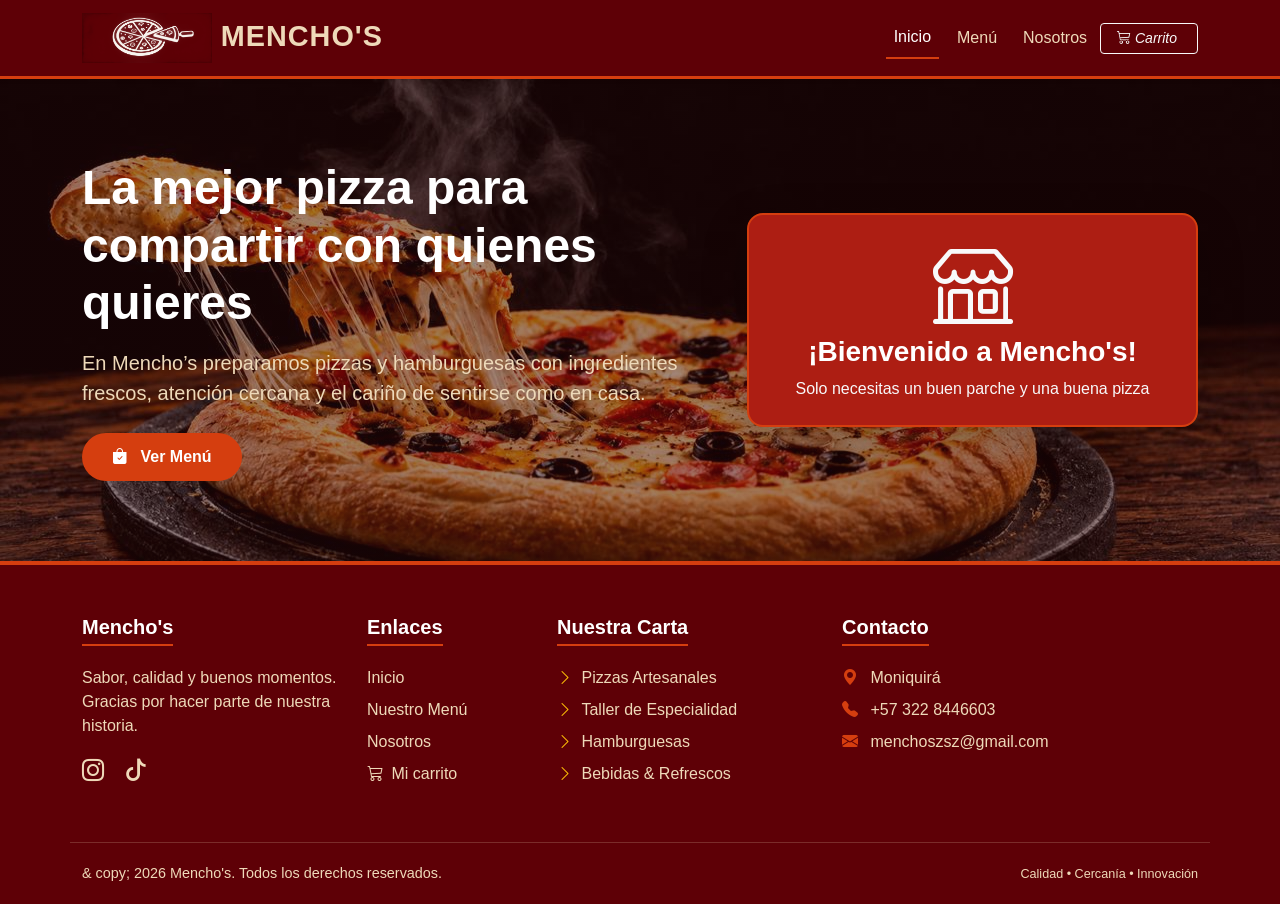
<file: index.html>
<!DOCTYPE html>
<html lang="es">
<head>
    <meta charset="UTF-8">
    <meta name="viewport" content="width=device-width, initial-scale=1.0">
    <title>Mencho's - Pizzas & Hamburguesas</title>
    <link href="https://cdn.jsdelivr.net/npm/bootstrap@5.3.0/dist/css/bootstrap.min.css" rel="stylesheet">
    <link rel="stylesheet" href="https://cdn.jsdelivr.net/npm/bootstrap-icons@1.10.5/font/bootstrap-icons.css">
    <link rel="stylesheet" href="css/style.css">

   
</head>
<body>

    <nav class="navbar navbar-expand-lg navbar-dark navbar-menchos sticky-top shadow-sm">
        <div class="container">
            <a class="navbar-brand" href="#">
              <img src="css/png logo.png" sizes="width 50" height="50"> </i>MENCHO'S
            </a>
            <button class="navbar-toggler" type="button" data-bs-toggle="collapse" data-bs-target="#navbarNav" aria-controls="navbarNav" aria-expanded="false" aria-label="Toggle navigation">
                <span class="navbar-toggler-icon"></span>
            </button>
            <div class="collapse navbar-collapse" id="navbarNav">
                <ul class="navbar-nav ms-auto align-items-center">
                    <li class="nav-item">
                        <a class="nav-link active" aria-current="page" href="#">Inicio</a>
                    </li>
                    <li class="nav-item">
                        <a class="nav-link" href="menu.html">Menú</a>
                    </li>
                    <li class="nav-item">
                        <a class="nav-link" href="nosotros.html">Nosotros</a>
                    </li>
                     <a
                        href="carrito.html"
                        class="btn btn-outline-light btn-sm px-3 position-relative">

                        <i class="bi bi-cart3 me-1"> Carrito</i>

    
                        </a>
                </ul>
            </div>
        </div>
    </nav>

    <section class="hero-section">
        <div class="container">
            <div class="row align-items-center gy-4">
                <div class="col-lg-7">
                   
                    <h1 class="hero-title mb-3">La mejor pizza para compartir con quienes quieres</h1>
                    <p class="hero-subtitle">
                        En Mencho’s preparamos pizzas y hamburguesas con ingredientes frescos, atención cercana y el cariño de sentirse como en casa.
                    </p>
                    <div class="d-flex flex-wrap gap-3">
                        <a href="menu.html" class="btn btn-menchos-primary">
                            <i class="bi bi-bag-check-fill me-2"> </i>Ver Menú
                        </a>
                        
                    </div>
                </div>
                <div class="col-lg-5 text-center">
                    <div class="p-4 rounded-4 shadow-lg" style="background-color: var(--color-rojo-intenso); border: 2px solid var(--color-naranja-rojizo);">
                        <i class="bi bi-shop display-1 text-light mb-3"></i>
                        <h3 class="text-white fw-bold">¡Bienvenido a Mencho's!</h3>
                        <p class="text-light mb-0">Solo necesitas un buen parche y una buena pizza
                        </p>
                    </div>
                </div>
            </div>
        </div>
    </section>

    
<footer class="footer-menchos">

        <div class="container">

            <div class="row g-4 align-items-start">


                <!-- INFORMACIÓN -->

                <div class="col-lg-3 col-md-6">

                    <h5>
                        Mencho's
                    </h5>


                    <p>

                        Sabor, calidad y buenos momentos.
                        Gracias por hacer parte de nuestra historia.

                    </p>


                    <div class="mt-3">


                       
                    
                    <a
                        href="https://www.instagram.com/menchoszsz/"
                        class="social-icon">
                        <i class="bi bi-instagram"></i>
                    </a>


 <a href="https://www.tiktok.com/@menchoszsz" class="social-icon">

                            <i class="bi bi-tiktok"></i>
</a>
                </div>

            </div>

            <!-- ENLACES -->

            <div class="col-lg-2 col-md-6">


                <h5>

                    Enlaces

                </h5>


                <ul class="list-unstyled">


                    <li class="mb-2">

                        <a href="index.html">

                            Inicio

                        </a>

                    </li>


                    <li class="mb-2">

                        <a href="menu.html">

                            Nuestro Menú

                        </a>

                    </li>


                    <li class="mb-2">

                        <a href="index.html#nosotros">

                            Nosotros

                        </a>

                    </li>


                    


                    <li class="mb-2">

                        <a href="carrito.html">

                            <i class="bi bi-cart3 me-1"></i>

                            Mi carrito

                        </a>

                    </li>

                </ul>

            </div>


            <!-- CARTA -->

            <div class="col-lg-3 col-md-6">


                <h5>

                    Nuestra Carta

                </h5>


                <ul class="list-unstyled">


                    <li class="mb-2">

                        <i
                            class="bi bi-chevron-right text-warning me-1">
                        </i>

                        <a href="menu.html#pizzas">Pizzas Artesanales</a>

                    </li>


                    <li class="mb-2">

                        <i
                            class="bi bi-chevron-right text-warning me-1">
                        </i>

                        <a href="menu.html#especialidades">Taller de Especialidad</a>

                    </li>


                    <li class="mb-2">

                        <i
                            class="bi bi-chevron-right text-warning me-1">
                        </i>

                        <a href="menu.html#hamburguesas">Hamburguesas</a>

                    </li>


                    <li class="mb-2">

                        <i
                            class="bi bi-chevron-right text-warning me-1">
                        </i>

                        <a href="menu.html#bebidas">Bebidas & Refrescos</a>

                    </li>

                </ul>

            </div>


            <!-- CONTACTO -->

            <div class="col-lg-4 col-md-6">


                <h5>

                    Contacto

                </h5>


                <p class="mb-2">

                    <i
                        class="bi bi-geo-alt-fill me-2"
                        style="color: var(--color-naranja-rojizo);">
                    </i>

                    Moniquirá

                </p>


                <p class="mb-2">

                    <i
                        class="bi bi-telephone-fill me-2"
                        style="color: var(--color-naranja-rojizo);">
                    </i>

                    +57 322 8446603

                </p>


                <p class="mb-0">

                    <i
                        class="bi bi-envelope-fill me-2"
                        style="color: var(--color-naranja-rojizo);">
                    </i>

                    menchoszsz@gmail.com

                </p>

            </div>

        </div>

           

                        </li>
            <div class="row footer-bottom text-center text-md-between align-items-center">
                <div class="col-md-6 text-md-start mb-2 mb-md-0">
                    <p class="mb-0"> & copy; 2026 Mencho's. Todos los derechos reservados.</p>
                </div>
                <div class="col-md-6 text-md-end">
                    <span class="small">Calidad • Cercanía • Innovación</span>
                </div>
            </div>
        </div>
    </footer>

    <script src="https://cdn.jsdelivr.net/npm/bootstrap@5.3.0/dist/js/bootstrap.bundle.min.js"></script>
</body>
</html>
</file>
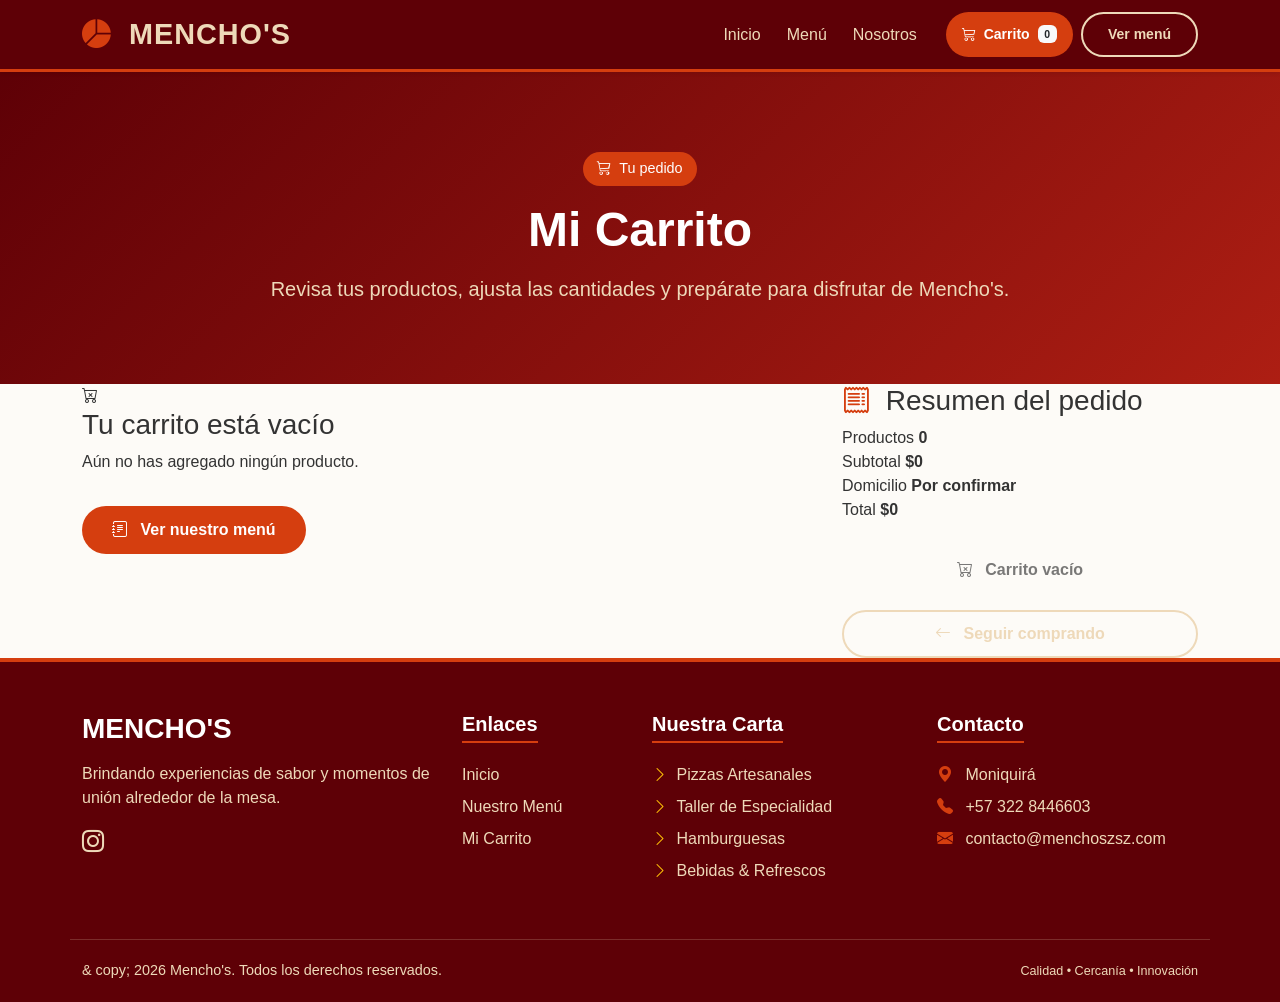
<file: carrito.html>
<!DOCTYPE html>
<html lang="es">

<head>

    <meta charset="UTF-8">

    <meta name="viewport"
          content="width=device-width, initial-scale=1.0">

    <title>Mencho's - Mi Carrito</title>

    <!-- =========================================================
         BOOTSTRAP
    ========================================================== -->

    <link
        href="https://cdn.jsdelivr.net/npm/bootstrap@5.3.0/dist/css/bootstrap.min.css"
        rel="stylesheet">


    <!-- =========================================================
         BOOTSTRAP ICONS
    ========================================================== -->

    <link
        rel="stylesheet"
        href="https://cdn.jsdelivr.net/npm/bootstrap-icons@1.10.5/font/bootstrap-icons.css">


    <!-- =========================================================
         FUENTES
    ========================================================== -->

    <link rel="preconnect"
          href="https://fonts.googleapis.com">

    <link
        href="https://fonts.googleapis.com/css2?family=Baloo+2:wght@500;700;800&family=Mulish:wght@400;600;700&display=swap"
        rel="stylesheet">


    <!-- =========================================================
         CSS DEL CARRITO
    ========================================================== -->

    <link rel="stylesheet"
          href="carrito.css">

</head>


<body>


<!-- =========================================================
     NAVBAR
========================================================= -->

<nav class="navbar navbar-expand-lg navbar-dark navbar-menchos sticky-top shadow-sm">

    <div class="container">


        <!-- LOGO -->

        <a class="navbar-brand"
           href="index.html">

            <i
                class="bi bi-pie-chart-fill me-2"
                style="color: var(--color-naranja-rojizo);">
            </i>

            MENCHO'S

        </a>


        <!-- BOTÓN MOBILE -->

        <button
            class="navbar-toggler"
            type="button"
            data-bs-toggle="collapse"
            data-bs-target="#navbarNav"
            aria-controls="navbarNav"
            aria-expanded="false"
            aria-label="Abrir menú">

            <span class="navbar-toggler-icon"></span>

        </button>


        <!-- NAV -->

        <div
            class="collapse navbar-collapse"
            id="navbarNav">


            <ul class="navbar-nav ms-auto align-items-center">


                <!-- INICIO -->

                <li class="nav-item">

                    <a
                        class="nav-link"
                        href="index.html">

                        Inicio

                    </a>

                </li>


                <!-- MENÚ -->

                <li class="nav-item">

                    <a
                        class="nav-link"
                        href="menu.html">

                        Menú

                    </a>

                </li>


                <!-- NOSOTROS -->

                <li class="nav-item">

                    <a
                        class="nav-link"
                        href="index.html#nosotros">

                        Nosotros

                    </a>

                </li>

                </li>


                <!-- =================================================
                     CARRITO
                ================================================== -->

                <li class="nav-item ms-lg-3 mt-2 mt-lg-0">

                    <a
                        href="carrito.html"
                        class="btn btn-menchos-primary btn-sm px-3 position-relative">

                        <i class="bi bi-cart3 me-1"></i>

                        Carrito


                        <span
                            id="cart-count"
                            class="badge bg-light text-dark ms-1">

                            0

                        </span>

                    </a>

                </li>


                <!-- VER MENÚ -->

                <li class="nav-item ms-lg-2 mt-2 mt-lg-0">

                    <a
                        class="btn btn-menchos-outline btn-sm"
                        href="menu.html">

                        Ver menú

                    </a>

                </li>

            </ul>

        </div>

    </div>

</nav>


<!-- =========================================================
     HERO CARRITO
========================================================= -->

<section class="hero-section">

    <div class="container text-center">


        <span class="badge-custom">

            <i class="bi bi-cart3 me-1"></i>

            Tu pedido

        </span>


        <h1 class="hero-title mb-3">

            Mi Carrito

        </h1>


        <p class="hero-subtitle mx-auto mb-0">

            Revisa tus productos, ajusta las cantidades
            y prepárate para disfrutar de Mencho's.

        </p>

    </div>

</section>


<!-- =========================================================
     CARRITO
========================================================= -->

<section class="cart-section">

    <div class="container">

        <div class="row g-4">


            <!-- =================================================
                 PRODUCTOS
            ================================================== -->

            <div class="col-lg-8">


                <!-- CONTENEDOR DE PRODUCTOS -->

                <div id="cart-items">

                    <!--
                        JavaScript generará aquí
                        los productos del carrito.
                    -->

                </div>


                <!-- =================================================
                     CARRITO VACÍO
                ================================================== -->

                <div
                    id="empty-cart"
                    class="empty-cart d-none">


                    <i class="bi bi-cart-x"></i>


                    <h3>

                        Tu carrito está vacío

                    </h3>


                    <p>

                        Aún no has agregado ningún producto.

                    </p>


                    <a
                        href="menu.html"
                        class="btn btn-menchos-primary mt-3">

                        <i class="bi bi-journal-text me-2"></i>

                        Ver nuestro menú

                    </a>

                </div>

            </div>


            <!-- =================================================
                 RESUMEN DEL PEDIDO
            ================================================== -->

            <div class="col-lg-4">


                <div class="summary-card">


                    <!-- TÍTULO -->

                    <h3 class="summary-title">

                        <i
                            class="bi bi-receipt me-2"
                            style="color: var(--color-naranja-rojizo);">
                        </i>

                        Resumen del pedido

                    </h3>


                    <!-- PRODUCTOS -->

                    <div class="summary-row">

                        <span>

                            Productos

                        </span>


                        <strong id="summary-items">

                            0

                        </strong>

                    </div>


                    <!-- SUBTOTAL -->

                    <div class="summary-row">

                        <span>

                            Subtotal

                        </span>


                        <strong id="summary-subtotal">

                            $0

                        </strong>

                    </div>


                    <!-- DOMICILIO -->

                    <div class="summary-row">

                        <span>

                            Domicilio

                        </span>


                        <strong>

                            Por confirmar

                        </strong>

                    </div>


                    <!-- TOTAL -->

                    <div class="summary-row summary-total">

                        <span>

                            Total

                        </span>


                        <strong id="summary-total">

                            $0

                        </strong>

                    </div>


                    <!-- =================================================
                         WHATSAPP
                    ================================================== -->

                    <button
                        id="whatsapp-btn"
                        type="button"
                        class="btn btn-menchos-primary w-100 mt-4"
                        onclick="realizarPedido()">

                        <i class="bi bi-whatsapp me-2"></i>

                        Pedir por WhatsApp

                    </button>


                    <!-- =================================================
                         SEGUIR COMPRANDO
                    ================================================== -->

                    <a
                        href="menu.html"
                        class="btn btn-menchos-outline w-100 mt-3">

                        <i class="bi bi-arrow-left me-2"></i>

                        Seguir comprando

                    </a>

                </div>

            </div>

        </div>

    </div>

</section>


<!-- =========================================================
     FOOTER
========================================================= -->

<footer class="footer-menchos">

    <div class="container">


        <div class="row gy-4">


            <!-- =================================================
                 INFORMACIÓN
            ================================================== -->

            <div class="col-lg-4 col-md-6">


                <h3 class="text-white fw-bold mb-3">

                    MENCHO'S

                </h3>


                <p>

                    Brindando experiencias de sabor
                    y momentos de unión alrededor
                    de la mesa.

                </p>


                <div class="d-flex mt-3">


   


                    <a
                        href="#"
                        class="social-icon">

                        <i class="bi bi-instagram"></i>

                    </a>




                    </a>

                </div>

            </div>


            <!-- =================================================
                 ENLACES
            ================================================== -->

            <div class="col-lg-2 col-md-6">


                <h5>

                    Enlaces

                </h5>


                <ul class="list-unstyled">


                    <li class="mb-2">

                        <a href="index.html">

                            Inicio

                        </a>

                    </li>


                    <li class="mb-2">

                        <a href="menu.html">

                            Nuestro Menú

                        </a>

                    </li>


                    <li class="mb-2">

                        <a href="carrito.html">

                            Mi Carrito

                        </a>

                    </li>


           
                        </a>

                    </li>

                </ul>

            </div>


            <!-- =================================================
                 CARTA
            ================================================== -->

            <div class="col-lg-3 col-md-6">


                <h5>

                    Nuestra Carta

                </h5>


                <ul class="list-unstyled">


                    <li class="mb-2">

                        <i
                            class="bi bi-chevron-right text-warning me-1">
                        </i>

                        Pizzas Artesanales

                    </li>


                    <li class="mb-2">

                        <i
                            class="bi bi-chevron-right text-warning me-1">
                        </i>

                        Taller de Especialidad

                    </li>


                    <li class="mb-2">

                        <i
                            class="bi bi-chevron-right text-warning me-1">
                        </i>

                        Hamburguesas

                    </li>


                    <li class="mb-2">

                        <i
                            class="bi bi-chevron-right text-warning me-1">
                        </i>

                        Bebidas & Refrescos

                    </li>

                </ul>

            </div>


            <!-- =================================================
                 CONTACTO
            ================================================== -->

            <div class="col-lg-3 col-md-6">


                <h5>

                    Contacto

                </h5>


                <p class="mb-2">

                    <i
                        class="bi bi-geo-alt-fill me-2"
                        style="color: var(--color-naranja-rojizo);">
                    </i>

                    Moniquirá

                </p>


                <p class="mb-2">

                    <i
                        class="bi bi-telephone-fill me-2"
                        style="color: var(--color-naranja-rojizo);">
                    </i>

                    +57 322 8446603

                </p>


                <p class="mb-0">

                    <i
                        class="bi bi-envelope-fill me-2"
                        style="color: var(--color-naranja-rojizo);">
                    </i>

                    contacto@menchoszsz.com

                </p>

            </div>

        </div>


        <!-- =================================================
             FOOTER BOTTOM
        ================================================== -->

        <div
            class="row footer-bottom
                   text-center text-md-between
                   align-items-center">


            <div
                class="col-md-6
                       text-md-start
                       mb-2 mb-md-0">


                <p class="mb-0">

                    & copy; 2026 Mencho's.
                    Todos los derechos reservados.

                </p>

            </div>


            <div
                class="col-md-6
                       text-md-end">


                <span class="small">

                    Calidad • Cercanía • Innovación

                </span>

            </div>

        </div>

    </div>

</footer>


<!-- =========================================================
     BOOTSTRAP JAVASCRIPT
========================================================= -->

<script
    src="https://cdn.jsdelivr.net/npm/bootstrap@5.3.0/dist/js/bootstrap.bundle.min.js">
</script>


<!-- =========================================================
     SISTEMA DEL CARRITO
========================================================= -->

<script
    src="carrito.js">
</script>


</body>

</html>
</file>
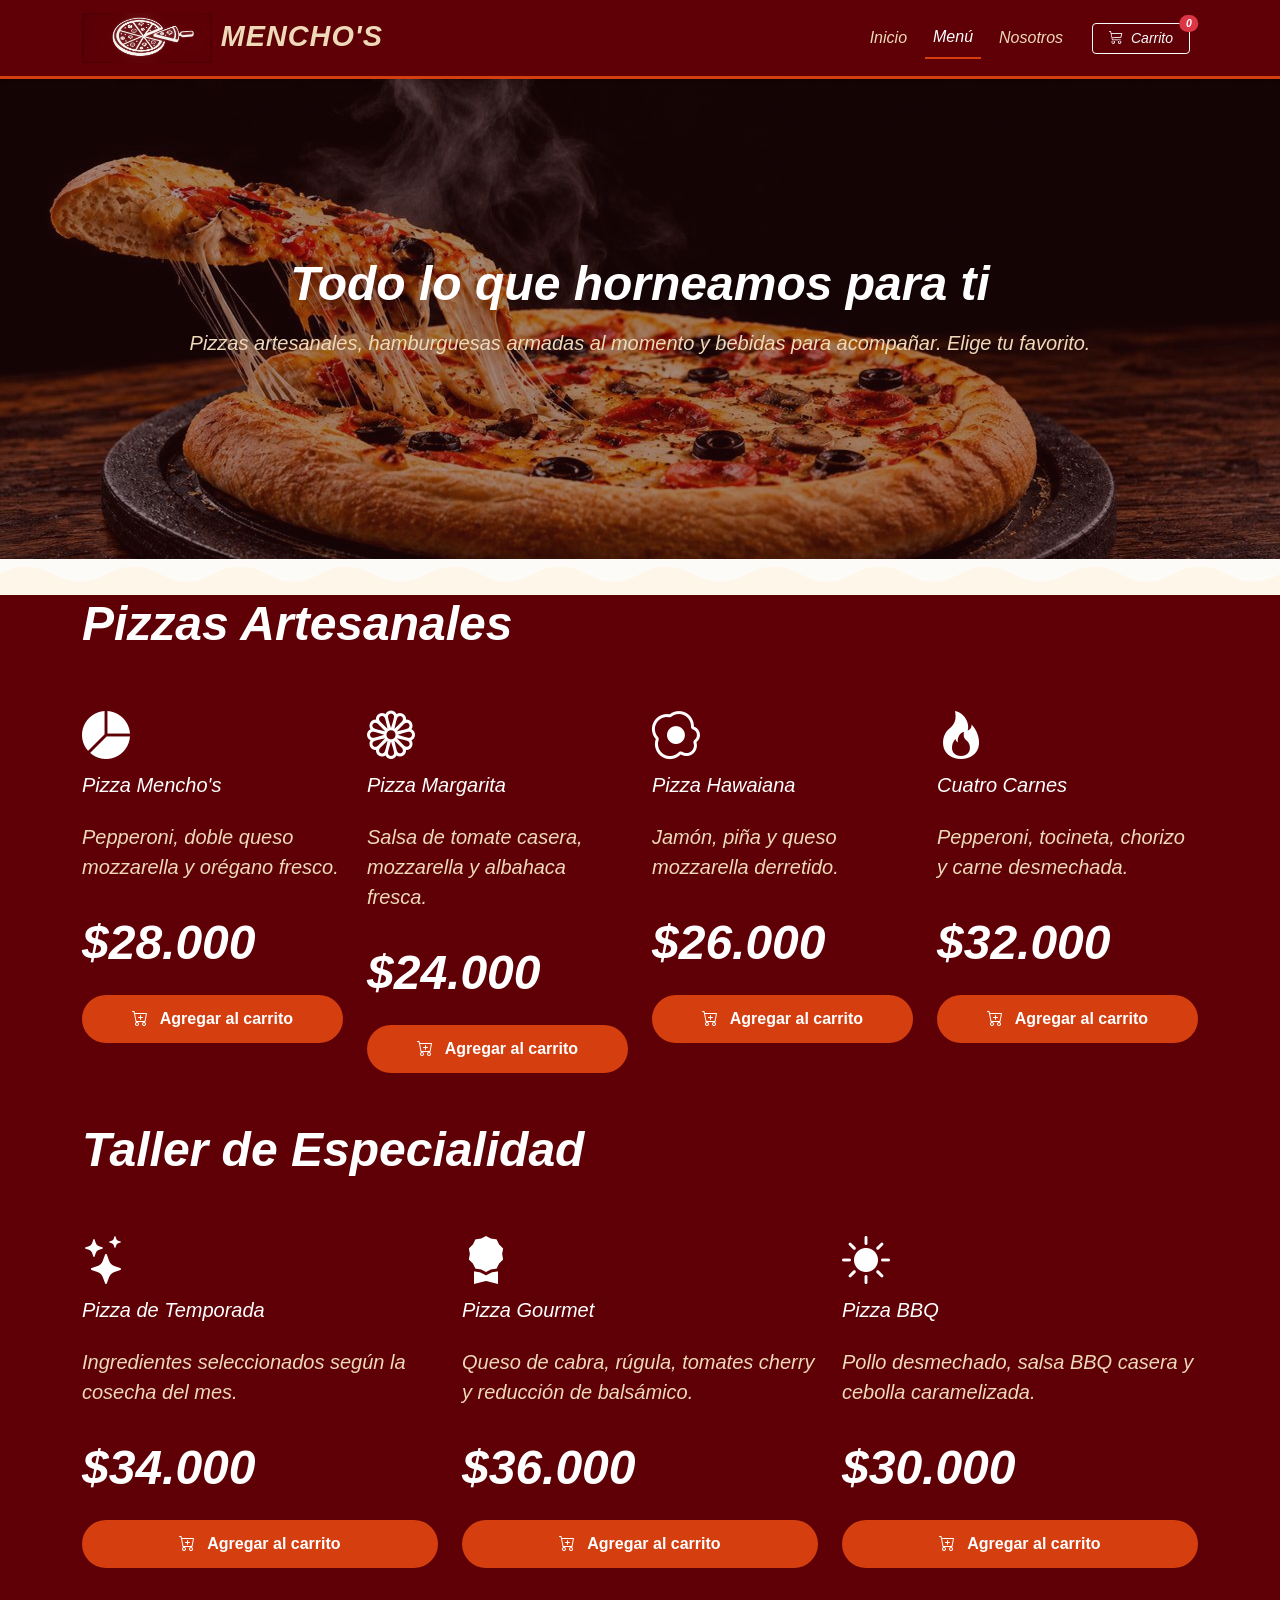
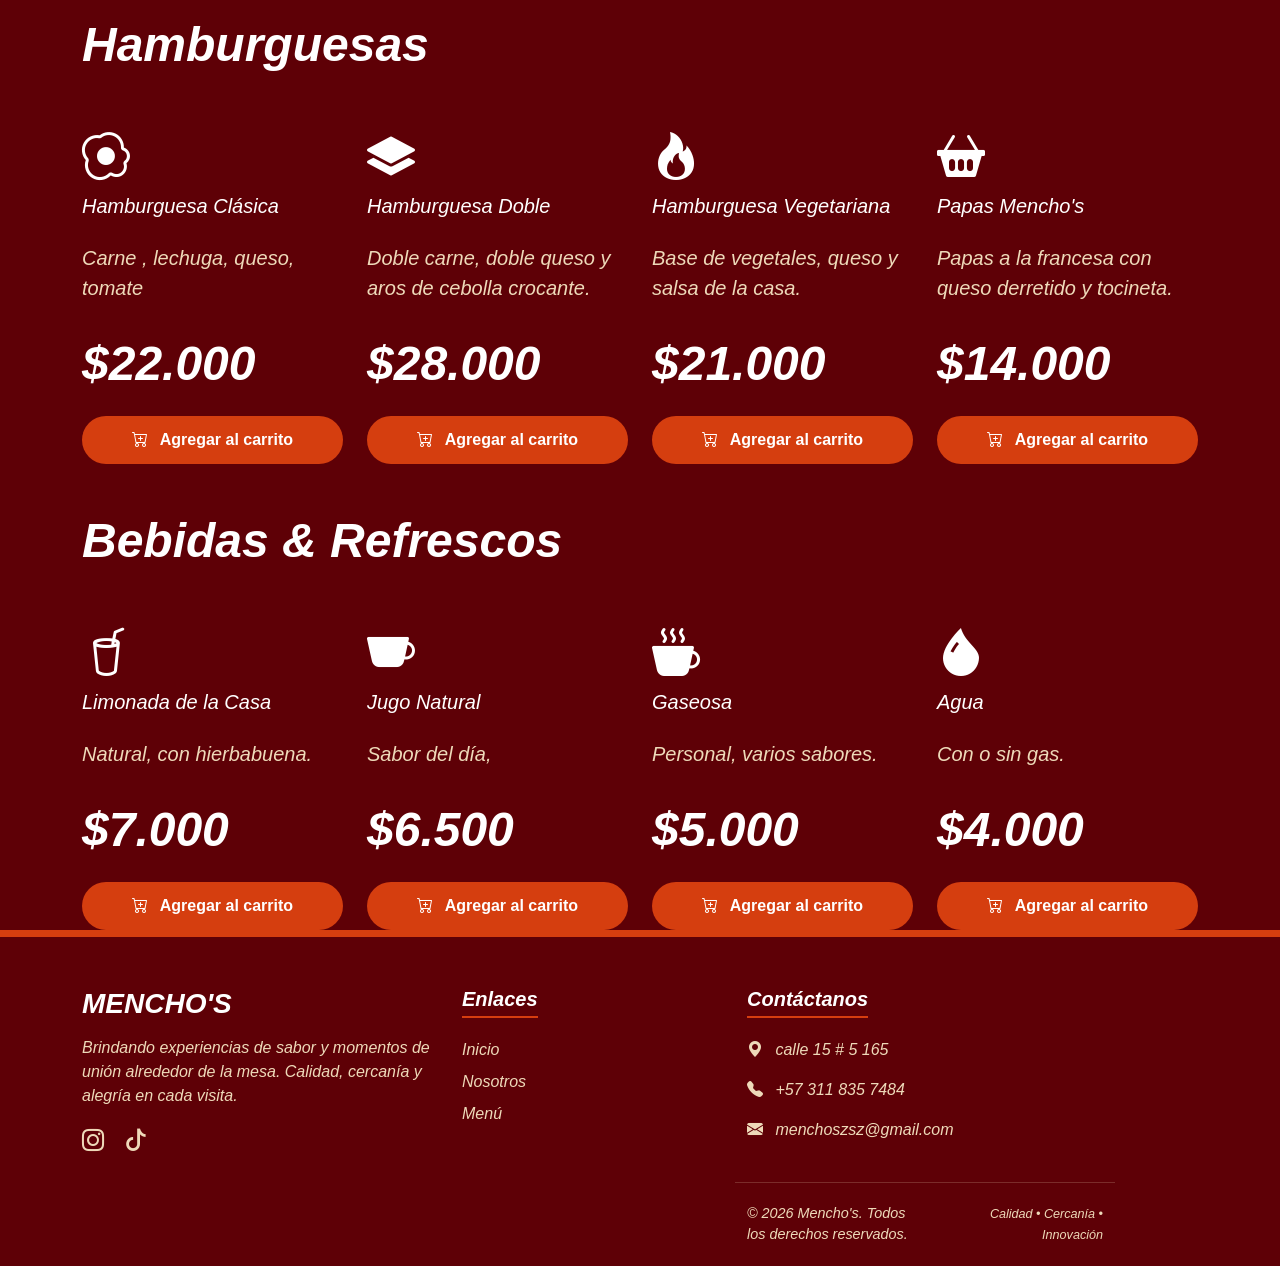
<file: menu.html>
<!DOCTYPE html>
<html lang="es">

<head>

    <meta charset="UTF-8">

    <meta name="viewport"
          content="width=device-width, initial-scale=1.0">

    <title>Mencho's - Menú</title>


   
    <link
        href="https://cdn.jsdelivr.net/npm/bootstrap@5.3.0/dist/css/bootstrap.min.css"
        rel="stylesheet">


    

    <link
        rel="stylesheet"
        href="https://cdn.jsdelivr.net/npm/bootstrap-icons@1.10.5/font/bootstrap-icons.css">


   

    <link rel="preconnect"
          href="https://fonts.googleapis.com">


    <link
        href="https://fonts.googleapis.com/css2?family=Baloo+2:wght@500;700;800&family=Mulish:wght@400;600;700&display=swap"
        rel="stylesheet">


    

    <link
        rel="stylesheet"
        href="css/style.css">

</head>


<body>




<nav class="navbar navbar-expand-lg navbar-dark navbar-menchos sticky-top shadow-sm">

    <div class="container">


        <!-- LOGO -->

        <a
            class="navbar-brand"
            href="index.html">

            <i
            ><img src="css/png logo.png" sizes="width 50" height="50">
                
            

            MENCHO'S

        </a>


        <!-- BOTÓN MOBILE -->

        <button
            class="navbar-toggler"
            type="button"
            data-bs-toggle="collapse"
            data-bs-target="#navbarNav"
            aria-controls="navbarNav"
            aria-expanded="false"
            aria-label="Abrir menú">

            <span class="navbar-toggler-icon"></span>

        </button>


        <!-- NAV -->

        <div
            class="collapse navbar-collapse"
            id="navbarNav">


            <ul class="navbar-nav ms-auto align-items-center">


                <!-- INICIO -->

                <li class="nav-item">

                    <a
                        class="nav-link"
                        href="index.html">

                        Inicio

                    </a>

                </li>


                <!-- MENÚ -->

                <li class="nav-item">

                    <a
                        class="nav-link active"
                        aria-current="page"
                        href="menu.html">

                        Menú

                    </a>

                </li>


                <!-- NOSOTROS -->

                <li class="nav-item">

                    <a
                        class="nav-link"
                        href="nosotros.html">

                        Nosotros

                    </a>

                </li>


                <!-- =================================================
                     CARRITO
                ================================================== -->

                <li class="nav-item ms-lg-3 mt-2 mt-lg-0">

                    <a
                        href="carrito.html"
                        class="btn btn-outline-light btn-sm px-3 position-relative">

                        <i class="bi bi-cart3 me-1"></i>

                        Carrito


                        <span
                            id="cart-count"
                            class="position-absolute top-0 start-100 translate-middle badge rounded-pill bg-danger">

                            0

                        </span>

                    </a>

                </li>


                <!-- =================================================
                     PEDIR AHORA
                ================================================== -->

                <li class="nav-item ms-lg-2 mt-2 mt-lg-0">

                    

                    </a>

                </li>

            </ul>

        </div>

    </div>

</nav>


<!-- =========================================================
     HERO
========================================================= -->

<section class="hero-section">

    <div class="container text-center">


        

            

        </span>


        <h1 class="hero-title mb-3">

            Todo lo que horneamos para ti

        </h1>


        <p class="hero-subtitle mx-auto">

            Pizzas artesanales, hamburguesas armadas al momento
            y bebidas para acompañar. Elige tu favorito.

        </p>

    </div>

</section>


<!-- =========================================================
     DIVISOR
========================================================= -->

<div class="crust-divider">

    <svg
        viewBox="0 0 1200 34"
        preserveAspectRatio="none">


        <path
            fill="#FFF6EA"
            d="M0,34 L0,14 Q25,0 50,14 T100,14 T150,14 T200,14 T250,14 T300,14 T350,14 T400,14 T450,14 T500,14 T550,14 T600,14 T650,14 T700,14 T750,14 T800,14 T850,14 T900,14 T950,14 T1000,14 T1050,14 T1100,14 T1150,14 T1200,14 L1200,34 Z">
        </path>

    </svg>

</div>


<!-- =========================================================
     MENÚ
========================================================= -->

<section class="menu-preview">

    <div class="container">


        <!-- =====================================================
             PIZZAS ARTESANALES
        ====================================================== -->

        <div class="mb-5">

           


            <h2 class="hero-title mb-3">

                Pizzas Artesanales

            </h2>

        </div>


        <div class="row g-4 mb-5">


            <!-- =================================================
                 PIZZA MENCHO'S
            ================================================== -->

            <div class="col-lg-3 col-md-6">

                <div class="menu-card h-100">


                    <div class="menu-card-icon">

                        <i class="bi bi-pie-chart-fill"></i>

                    </div>


                    <h5 class="title">

                        Pizza Mencho's

                    </h5>


                    <p class="subtitle">

                        Pepperoni, doble queso mozzarella
                        y orégano fresco.

                    </p>


                    <span class="menu-price">

                        $28.000

                    </span>


                    <button
                        type="button"
                        class="btn btn-menchos-primary w-100 mt-3"
                        onclick="agregarAlCarrito('Pizza Mencho\x27s', 28000)">

                        <i class="bi bi-cart-plus me-2"></i>

                        Agregar al carrito

                    </button>

                </div>

            </div>


            <!-- =================================================
                 PIZZA MARGARITA
            ================================================== -->

            <div class="col-lg-3 col-md-6">

                <div class="menu-card h-100">


                    <div class="menu-card-icon">

                        <i class="bi bi-flower1"></i>

                    </div>


                    <h5 class="title">

                        Pizza Margarita

                    </h5>


                    <p class="subtitle">

                        Salsa de tomate casera,
                        mozzarella y albahaca fresca.

                    </p>


                    <span class="menu-price">

                        $24.000

                    </span>


                    <button
                        type="button"
                        class="btn btn-menchos-primary w-100 mt-3"
                        onclick="agregarAlCarrito('Pizza Margarita', 24000)">

                        <i class="bi bi-cart-plus me-2"></i>

                        Agregar al carrito

                    </button>

                </div>

            </div>


            <!-- =================================================
                 PIZZA HAWAIANA
            ================================================== -->

            <div class="col-lg-3 col-md-6">

                <div class="menu-card h-100">


                    <div class="menu-card-icon">

                        <i class="bi bi-egg-fried"></i>

                    </div>


                    <h5 class="title">

                        Pizza Hawaiana

                    </h5>


                    <p class="subtitle">

                        Jamón, piña y queso mozzarella
                        derretido.

                    </p>


                    <span class="menu-price">

                        $26.000

                    </span>


                    <button
                        type="button"
                        class="btn btn-menchos-primary w-100 mt-3"
                        onclick="agregarAlCarrito('Pizza Hawaiana', 26000)">

                        <i class="bi bi-cart-plus me-2"></i>

                        Agregar al carrito

                    </button>

                </div>

            </div>


            <!-- =================================================
                 CUATRO CARNES
            ================================================== -->

            <div class="col-lg-3 col-md-6">

                <div class="menu-card h-100">


                    <div class="menu-card-icon">

                        <i class="bi bi-fire"></i>

                    </div>


                    <h5 class="title">

                        Cuatro Carnes

                    </h5>


                    <p class="subtitle">

                        Pepperoni, tocineta, chorizo
                        y carne desmechada.

                    </p>


                    <span class="menu-price">

                        $32.000

                    </span>


                    <button
                        type="button"
                        class="btn btn-menchos-primary w-100 mt-3"
                        onclick="agregarAlCarrito('Cuatro Carnes', 32000)">

                        <i class="bi bi-cart-plus me-2"></i>

                        Agregar al carrito

                    </button>

                </div>

            </div>

        </div>


        <!-- =====================================================
             TALLER DE ESPECIALIDAD
        ====================================================== -->

        <div class="mb-5">


            


            <h2 class="hero-title mb-3">

                Taller de Especialidad

            </h2>

        </div>


        <div class="row g-4 mb-5">


            <!-- PIZZA DE TEMPORADA -->

            <div class="col-lg-4 col-md-6">

                <div class="menu-card h-100">


                    <div class="menu-card-icon">

                        <i class="bi bi-stars"></i>

                    </div>


                    <h5 class="title">

                        Pizza de Temporada

                    </h5>


                    <p class="subtitle">

                        Ingredientes seleccionados
                        según la cosecha del mes.

                    </p>


                    <span class="menu-price">

                        $34.000

                    </span>


                    <button
                        type="button"
                        class="btn btn-menchos-primary w-100 mt-3"
                        onclick="agregarAlCarrito('Pizza de Temporada', 34000)">

                        <i class="bi bi-cart-plus me-2"></i>

                        Agregar al carrito

                    </button>

                </div>

            </div>


            <!-- PIZZA GOURMET -->

            <div class="col-lg-4 col-md-6">

                <div class="menu-card h-100">


                    <div class="menu-card-icon">

                        <i class="bi bi-award-fill"></i>

                    </div>


                    <h5 class="title">

                        Pizza Gourmet

                    </h5>


                    <p class="subtitle">

                        Queso de cabra, rúgula,
                        tomates cherry y reducción
                        de balsámico.

                    </p>


                    <span class="menu-price">

                        $36.000

                    </span>


                    <button
                        type="button"
                        class="btn btn-menchos-primary w-100 mt-3"
                        onclick="agregarAlCarrito('Pizza Gourmet', 36000)">

                        <i class="bi bi-cart-plus me-2"></i>

                        Agregar al carrito

                    </button>

                </div>

            </div>


            <!-- PIZZA BBQ -->

            <div class="col-lg-4 col-md-6">

                <div class="menu-card h-100">


                    <div class="menu-card-icon">

                        <i class="bi bi-brightness-high-fill"></i>

                    </div>


                    <h5 class="title">

                        Pizza BBQ

                    </h5>


                    <p class="subtitle">

                        Pollo desmechado, salsa BBQ
                        casera y cebolla caramelizada.

                    </p>


                    <span class="menu-price">

                        $30.000

                    </span>


                    <button
                        type="button"
                        class="btn btn-menchos-primary w-100 mt-3"
                        onclick="agregarAlCarrito('Pizza BBQ', 30000)">

                        <i class="bi bi-cart-plus me-2"></i>

                        Agregar al carrito

                    </button>

                </div>

            </div>

        </div>


        <!-- =====================================================
             HAMBURGUESAS
        ====================================================== -->

        <div class="mb-5">


            <h2 class="hero-title mb-3">

                Hamburguesas

            </h2>

        </div>


        <div class="row g-4 mb-5">


            <!-- HAMBURGUESA CLÁSICA -->

            <div class="col-lg-3 col-md-6">

                <div class="menu-card h-100">


                    <div class="menu-card-icon">

                        <i class="bi bi-egg-fried"></i>

                    </div>


                    <h5 class="title">

                        Hamburguesa Clásica

                    </h5>

                    <p class="subtitle">

                        Carne , lechuga, queso, tomate

                    </p>

                    


                    <span class="menu-price">

                        $22.000

                    </span>


                    <button
                        type="button"
                        class="btn btn-menchos-primary w-100 mt-3"
                        onclick="agregarAlCarrito('Hamburguesa Clásica', 22000)">

                        <i class="bi bi-cart-plus me-2"></i>

                        Agregar al carrito

                    </button>

                </div>

            </div>


            <!-- HAMBURGUESA DOBLE -->

            <div class="col-lg-3 col-md-6">

                <div class="menu-card h-100">


                    <div class="menu-card-icon">

                        <i class="bi bi-layers-fill"></i>

                    </div>


                    <h5 class="title">

                        Hamburguesa Doble

                    </h5>


                    <p class="subtitle">

                        Doble carne, doble queso
                        y aros de cebolla crocante.

                    </p>


                    <span class="menu-price">

                        $28.000

                    </span>


                    <button
                        type="button"
                        class="btn btn-menchos-primary w-100 mt-3"
                        onclick="agregarAlCarrito('Hamburguesa Doble', 28000)">

                        <i class="bi bi-cart-plus me-2"></i>

                        Agregar al carrito

                    </button>

                </div>

            </div>


            <!-- HAMBURGUESA VEGETARIANA -->

            <div class="col-lg-3 col-md-6">

                <div class="menu-card h-100">


                    <div class="menu-card-icon">

                        <i class="bi bi-fire"></i>

                    </div>


                    <h5 class="title">

                        Hamburguesa Vegetariana

                    </h5>


                    <p class="subtitle">

                        Base de vegetales, queso
                        y salsa de la casa.

                    </p>


                    <span class="menu-price">

                        $21.000

                    </span>


                    <button
                        type="button"
                        class="btn btn-menchos-primary w-100 mt-3"
                        onclick="agregarAlCarrito('Hamburguesa Vegetariana', 21000)">

                        <i class="bi bi-cart-plus me-2"></i>

                        Agregar al carrito

                    </button>

                </div>

            </div>


            <!-- PAPAS MENCHO'S -->

            <div class="col-lg-3 col-md-6">

                <div class="menu-card h-100">


                    <div class="menu-card-icon">

                        <i class="bi bi-basket2-fill"></i>

                    </div>


                    <h5 class="title">

                        Papas Mencho's

                    </h5>


                    <p class="subtitle">

                        Papas a la francesa con
                        queso derretido y tocineta.

                    </p>


                    <span class="menu-price">

                        $14.000

                    </span>


                    <button
                        type="button"
                        class="btn btn-menchos-primary w-100 mt-3"
                        onclick="agregarAlCarrito('Papas Mencho\x27s', 14000)">

                        <i class="bi bi-cart-plus me-2"></i>

                        Agregar al carrito

                    </button>

                </div>

            </div>

        </div>


        <!-- =====================================================
             BEBIDAS
        ====================================================== -->

        <div class="mb-5">

            <h2 class="hero-title mb-3">

                Bebidas & Refrescos

            </h2>

        </div>


        <div class="row g-4">


            <!-- LIMONADA -->

            <div class="col-lg-3 col-md-6">

                <div class="menu-card h-100">


                    <div class="menu-card-icon">

                        <i class="bi bi-cup-straw"></i>

                    </div>


                    <h5 class="title">

                        Limonada de la Casa

                    </h5>


                    <p class="subtitle">

                        Natural, con hierbabuena.

                    </p>


                    <span class="menu-price">

                        $7.000

                    </span>


                    <button
                        type="button"
                        class="btn btn-menchos-primary w-100 mt-3"
                        onclick="agregarAlCarrito('Limonada de la Casa', 7000)">

                        <i class="bi bi-cart-plus me-2"></i>

                        Agregar al carrito

                    </button>

                </div>

            </div>


            <!-- JUGO -->

            <div class="col-lg-3 col-md-6">

                <div class="menu-card h-100">


                    <div class="menu-card-icon">

                        <i class="bi bi-cup-fill"></i>

                    </div>


                    <h5 class="title">

                        Jugo Natural

                    </h5>


                    <p class="subtitle">

                        Sabor del día,
                        

                    </p>


                    <span class="menu-price">

                        $6.500

                    </span>


                    <button
                        type="button"
                        class="btn btn-menchos-primary w-100 mt-3"
                        onclick="agregarAlCarrito('Jugo Natural', 6500)">

                        <i class="bi bi-cart-plus me-2"></i>

                        Agregar al carrito

                    </button>

                </div>

            </div>


            <!-- GASEOSA -->

            <div class="col-lg-3 col-md-6">

                <div class="menu-card h-100">


                    <div class="menu-card-icon">

                        <i class="bi bi-cup-hot-fill"></i>

                    </div>


                    <h5 class="title">

                        Gaseosa

                    </h5>


                    <p class="subtitle">

                        Personal, varios sabores.

                    </p>


                    <span class="menu-price">

                        $5.000

                    </span>


                    <button
                        type="button"
                        class="btn btn-menchos-primary w-100 mt-3"
                        onclick="agregarAlCarrito('Gaseosa', 5000)">

                        <i class="bi bi-cart-plus me-2"></i>

                        Agregar al carrito

                    </button>

                </div>

            </div>


            <!-- AGUA -->

            <div class="col-lg-3 col-md-6">

                <div class="menu-card h-100">


                    <div class="menu-card-icon">

                        <i class="bi bi-droplet-fill"></i>

                    </div>


                    <h5 class="title">

                        Agua

                    </h5>


                    <p class="subtitle">

                        Con o sin gas.

                    </p>


                    <span class="menu-price">

                        $4.000

                    </span>


                    <button
                        type="button"
                        class="btn btn-menchos-primary w-100 mt-3"
                        onclick="agregarAlCarrito('Agua', 4000)">

                        <i class="bi bi-cart-plus me-2"></i>

                        Agregar al carrito

                    </button>

                </div>

            </div>

        </div>

    </div>

</section>


<!-- =========================================================
     FOOTER
========================================================= -->

<footer class="footer-menchos">

    <div class="container">


        <div class="row gy-4">


            <!-- INFORMACIÓN -->

            <div class="col-lg-4 col-md-6">


                <h3 class="text-white fw-bold mb-3">

                    MENCHO'S

                </h3>


                <p>

                    Brindando experiencias de sabor y momentos
                    de unión alrededor de la mesa. Calidad,
                    cercanía y alegría en cada visita.

                </p>


<div class="mt-3">


                       
                        </a>


                        <a href="https://www.instagram.com/menchoszsz/" class="social-icon">

                            <i class="bi bi-instagram"></i>

                        </a>





                        <a href="https://www.tiktok.com/@menchoszsz" class="social-icon">

                            <i class="bi bi-tiktok"></i>

                        </a>


                    </div>

                </div>



                <!-- ENLACES -->

                <div class="col-md-3">

                    <h5>
                        Enlaces
                    </h5>


                    <ul class="list-unstyled">


                        <li class="mb-2">

                            <a href="index.html">
                                Inicio
                            </a>

                        </li>


                        <li class="mb-2">

                            <a href="nosotros.html">
                                Nosotros
                            </a>

                        </li>


                        <li class="mb-2">

                            <a href="menu.html">
                                Menú
                            </a>

                        </li>


                     
                            </a>

                        </li>


                    </ul>

                </div>



                <!-- CONTACTO -->

                <div class="col-md-4">

                    <h5>
                        Contáctanos
                    </h5>


                    <p>

                        <i class="bi bi-geo-alt-fill me-2"></i>

                        calle 15 # 5 165

                    </p>


                    <p>

                        <i class="bi bi-telephone-fill me-2"></i>

                        +57 311 835 7484

                    </p>


                    <p>

                        <i class="bi bi-envelope-fill me-2"></i>

                        menchoszsz@gmail.com

                    </p>


        <!-- FOOTER BOTTOM -->

        <div
            class="row footer-bottom
                   text-center text-md-between
                   align-items-center">


            <div
                class="col-md-6
                       text-md-start
                       mb-2 mb-md-0">


                <p class="mb-0">

                    &copy; 2026 Mencho's.
                    Todos los derechos reservados.

                </p>

            </div>


            <div
                class="col-md-6 text-md-end">


                <span class="small">

                    Calidad • Cercanía • Innovación

                </span>

            </div>

        </div>

    </div>

</footer>


<!-- =========================================================
     BOOTSTRAP JAVASCRIPT
========================================================= -->

<script
    src="https://cdn.jsdelivr.net/npm/bootstrap@5.3.0/dist/js/bootstrap.bundle.min.js">
</script>


<!-- =========================================================
     SISTEMA DEL CARRITO
========================================================= -->

<script
    src="carrito.js">
</script>


</body>

</html>
</file>
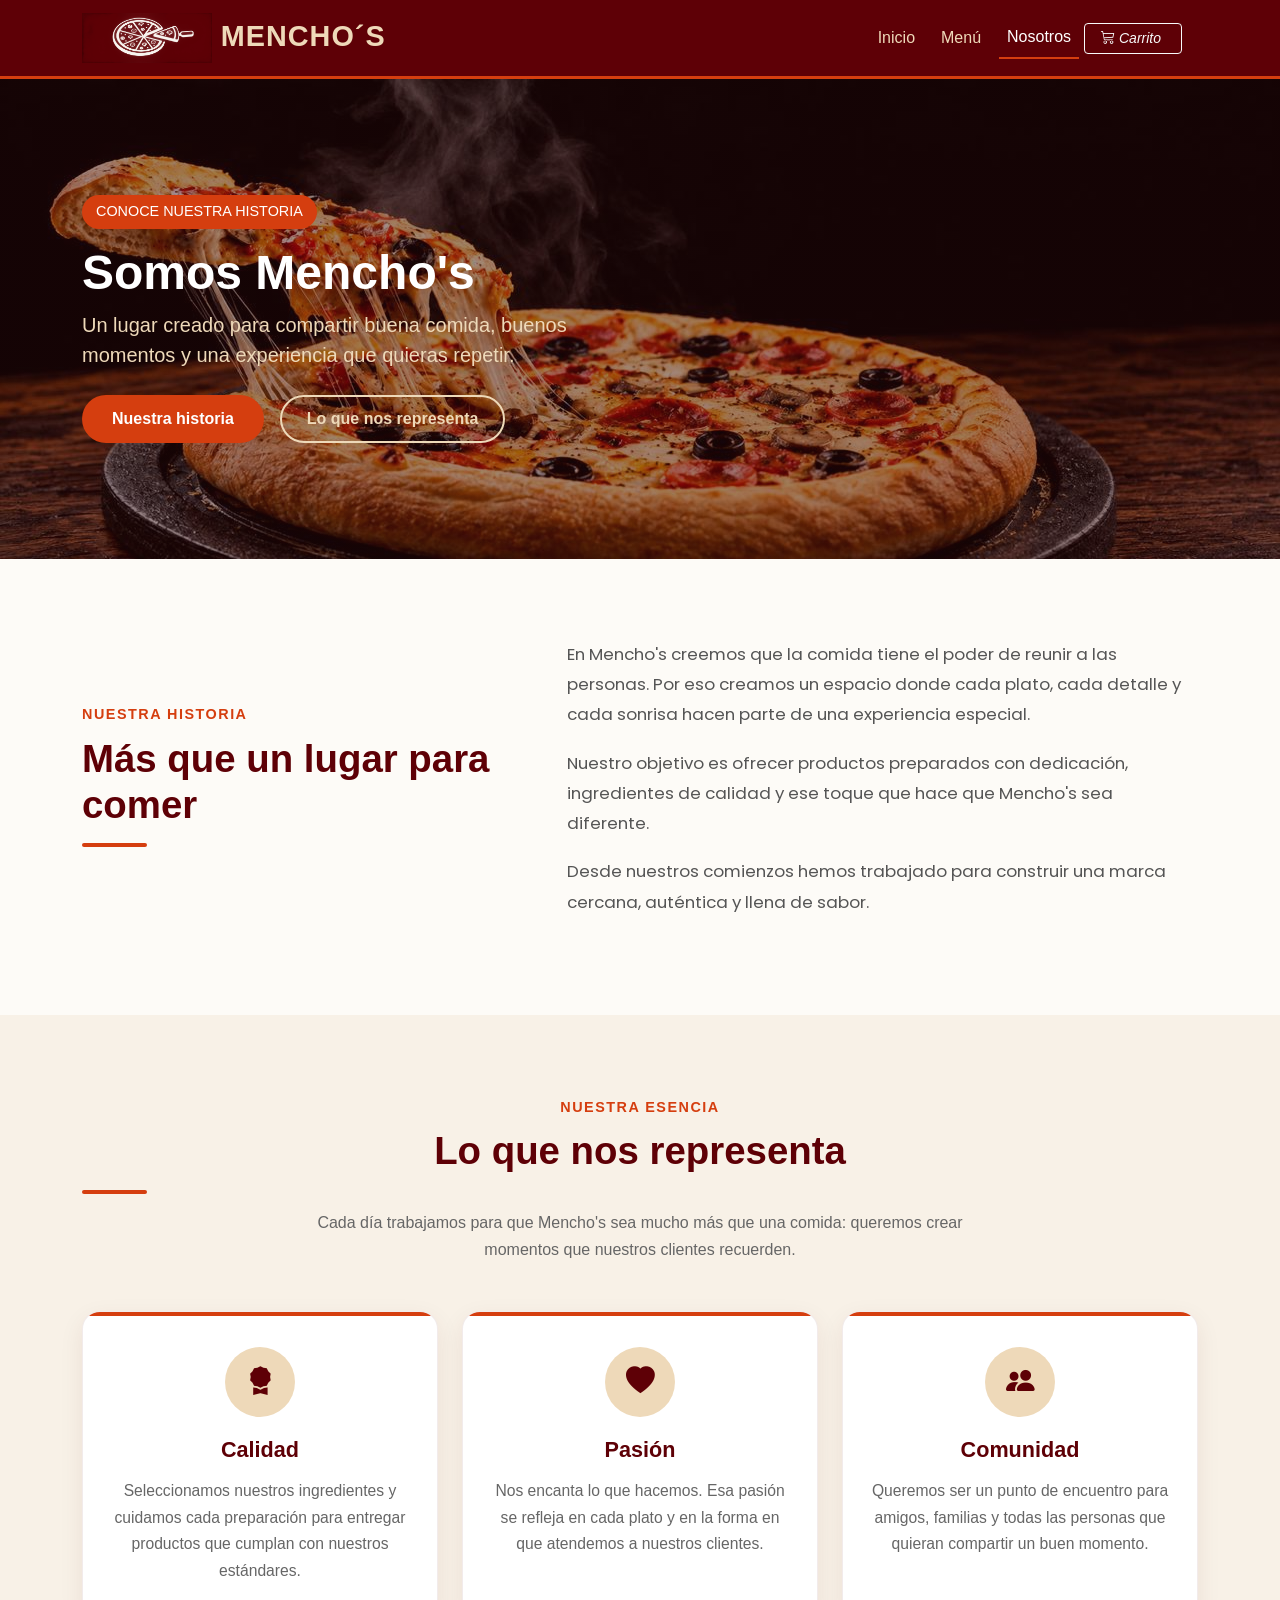
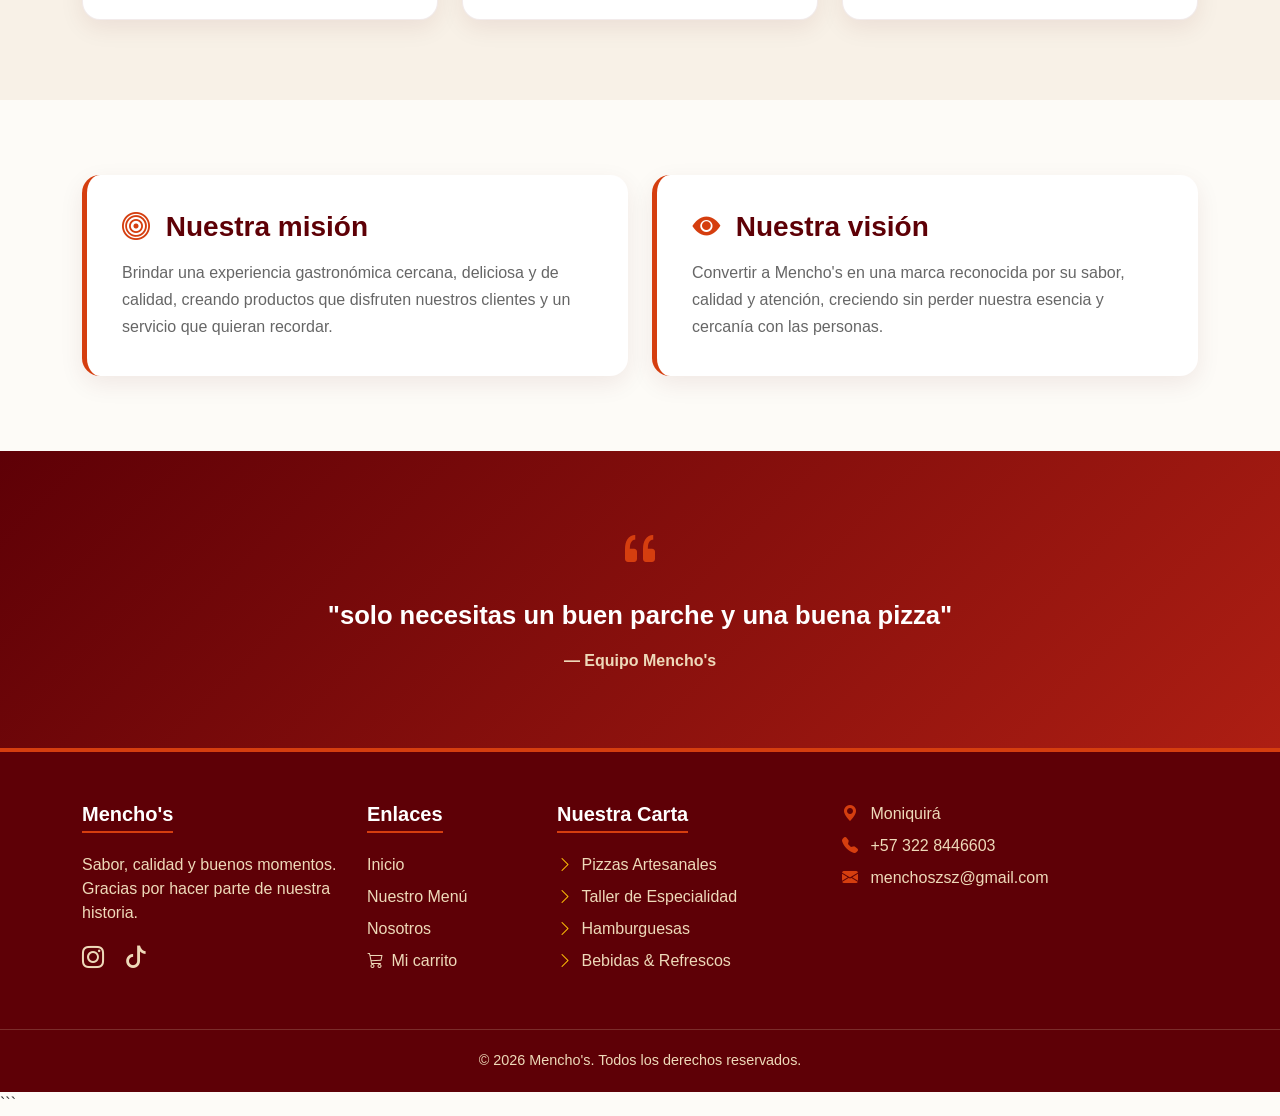
<file: nosotros.html>
<!DOCTYPE html>
<html lang="es">

<head>

    <meta charset="UTF-8">
    <meta name="viewport" content="width=device-width, initial-scale=1.0">

    <title>Nosotros | Mencho's</title>

    <!-- Bootstrap -->
    <link
        href="https://cdn.jsdelivr.net/npm/bootstrap@5.3.3/dist/css/bootstrap.min.css"
        rel="stylesheet">

    <!-- Bootstrap Icons -->
    <link
        rel="stylesheet"
        href="https://cdn.jsdelivr.net/npm/bootstrap-icons@1.11.3/font/bootstrap-icons.min.css">

    <!-- Google Fonts - Poppins -->
    <link rel="preconnect" href="https://fonts.googleapis.com">
    <link rel="preconnect" href="https://fonts.gstatic.com" crossorigin>

    <link
        href="https://fonts.googleapis.com/css2?family=Poppins:wght@400;500;600&display=swap"
        rel="stylesheet">

    <!-- CSS -->
    <link rel="stylesheet" href="css/style.css">

    <!-- Tipografía para los textos de Nuestra Historia -->
    <style>

        .about-text {
            font-family: 'Poppins', sans-serif;
            font-size: 1.05rem;
            line-height: 1.8;
            font-weight: 400;
        }

    </style>

</head>


<body>


    <!-- =========================================
         NAVBAR
    ========================================== -->

    <nav class="navbar navbar-expand-lg navbar-menchos">

        <div class="container">

            <a class="navbar-brand" href="#">
                <img src="css/png logo.png" sizes="width 50" height="50">   
                MENCHO´S
            </a>


            <button
                class="navbar-toggler"
                type="button"
                data-bs-toggle="collapse"
                data-bs-target="#navbarMenchos"
                aria-controls="navbarMenchos"
                aria-expanded="false"
                aria-label="Abrir navegación">

                <span class="navbar-toggler-icon"></span>

            </button>


            <div class="collapse navbar-collapse" id="navbarMenchos">

                <ul class="navbar-nav ms-auto align-items-lg-center">

                    <li class="nav-item">

                        <a class="nav-link" href="index.html">
                            Inicio
                        </a>

                    </li>


                    <li class="nav-item">

                        <a class="nav-link" href="menu.html">
                            Menú
                        </a>

                    </li>


                    <li class="nav-item">

                        <a class="nav-link active" href="nosotros.html">
                            Nosotros
                        </a>
                        

                    </li>
                    <a
                        href="carrito.html"
                        class="btn btn-outline-light btn-sm px-3 position-relative">

                        <i class="bi bi-cart3 me-1"> Carrito</i></a>

                    <li class="nav-item ms-lg-3 mt-2 mt-lg-0">

                       

                        </a>

                    </li>

                </ul>

            </div>

        </div>

    </nav>



    <!-- =========================================
         HERO
    ========================================== -->

    <header class="hero-section">

        <div class="container">

            <div class="row align-items-center">


                <!-- TEXTO -->

                <div class="col-lg-6">

                    <span class="badge-custom">
                        CONOCE NUESTRA HISTORIA
                    </span>


                    <h1 class="hero-title">
                        Somos Mencho's
                    </h1>


                    <p class="hero-subtitle">
                        Un lugar creado para compartir buena comida,
                        buenos momentos y una experiencia que quieras repetir.
                    </p>


                    <div class="d-flex gap-3 flex-wrap">

                        <a
                            href="#historia"
                            class="btn btn-menchos-primary">

                            Nuestra historia

                        </a>


                        <a
                            href="#valores"
                            class="btn btn-menchos-outline">

                            Lo que nos representa

                        </a>

                    </div>

                </div>



                <!-- IMAGEN -->

                <div class="col-lg-6">

                    <div class="about-image"></div>

                </div>


            </div>

        </div>

    </header>



    <!-- =========================================
         HISTORIA
    ========================================== -->

    <section class="about-section" id="historia">

        <div class="container">

            <div class="row align-items-center g-5">


                <!-- TÍTULO -->

                <div class="col-lg-5 text-center text-lg-start">

                    <span class="section-subtitle">
                        Nuestra historia
                    </span>


                    <h2 class="section-title">
                        Más que un lugar para comer
                    </h2>

                </div>



                <!-- TEXTO -->

                <div class="col-lg-7">

                    <div class="about-content">


                        <p class="about-text">

                            En Mencho's creemos que la comida tiene el poder de
                            reunir a las personas. Por eso creamos un espacio donde
                            cada plato, cada detalle y cada sonrisa hacen parte de
                            una experiencia especial.

                        </p>


                        <p class="about-text">

                            Nuestro objetivo es ofrecer productos preparados con
                            dedicación, ingredientes de calidad y ese toque que
                            hace que Mencho's sea diferente.

                        </p>


                        <p class="about-text">

                            Desde nuestros comienzos hemos trabajado para construir
                            una marca cercana, auténtica y llena de sabor.

                        </p>


                    </div>

                </div>


            </div>

        </div>

    </section>



    <!-- =========================================
         VALORES
    ========================================== -->

    <section class="about-section bg-light" id="valores">

        <div class="container">


            <!-- TÍTULO -->

            <div class="text-center mb-5">

                <span class="section-subtitle">
                    Nuestra esencia
                </span>


                <h2 class="section-title">
                    Lo que nos representa
                </h2>


                <p
                    class="text-muted mx-auto"
                    style="max-width: 700px;">

                    Cada día trabajamos para que Mencho's sea mucho más que
                    una comida: queremos crear momentos que nuestros clientes
                    recuerden.

                </p>

            </div>



            <!-- TARJETAS -->

            <div class="row g-4">


                <!-- CALIDAD -->

                <div class="col-md-4">

                    <div class="value-card text-center">


                        <div class="value-icon">

                            <i class="bi bi-award-fill"></i>

                        </div>


                        <h4>
                            Calidad
                        </h4>


                        <p>

                            Seleccionamos nuestros ingredientes y cuidamos
                            cada preparación para entregar productos que
                            cumplan con nuestros estándares.

                        </p>


                    </div>

                </div>



                <!-- PASIÓN -->

                <div class="col-md-4">

                    <div class="value-card text-center">


                        <div class="value-icon">

                            <i class="bi bi-heart-fill"></i>

                        </div>


                        <h4>
                            Pasión
                        </h4>


                        <p>

                            Nos encanta lo que hacemos. Esa pasión se refleja
                            en cada plato y en la forma en que atendemos a
                            nuestros clientes.

                        </p>


                    </div>

                </div>



                <!-- COMUNIDAD -->

                <div class="col-md-4">

                    <div class="value-card text-center">


                        <div class="value-icon">

                            <i class="bi bi-people-fill"></i>

                        </div>


                        <h4>
                            Comunidad
                        </h4>


                        <p>

                            Queremos ser un punto de encuentro para amigos,
                            familias y todas las personas que quieran
                            compartir un buen momento.

                        </p>


                    </div>

                </div>


            </div>

        </div>

    </section>



    <!-- =========================================
         MISIÓN Y VISIÓN
    ========================================== -->

    <section class="mission-section">

        <div class="container">

            <div class="row g-4">


                <!-- MISIÓN -->

                <div class="col-md-6">

                    <div class="mission-box">


                        <h3>

                            <i class="bi bi-bullseye me-2"></i>

                            Nuestra misión

                        </h3>


                        <p>

                            Brindar una experiencia gastronómica cercana,
                            deliciosa y de calidad, creando productos que
                            disfruten nuestros clientes y un servicio que
                            quieran recordar.

                        </p>


                    </div>

                </div>



                <!-- VISIÓN -->

                <div class="col-md-6">

                    <div class="mission-box">


                        <h3>

                            <i class="bi bi-eye-fill me-2"></i>

                            Nuestra visión

                        </h3>


                        <p>

                            Convertir a Mencho's en una marca reconocida por
                            su sabor, calidad y atención, creciendo sin perder
                            nuestra esencia y cercanía con las personas.

                        </p>


                    </div>

                </div>


            </div>

        </div>

    </section>



    <!-- =========================================
         FRASE
    ========================================== -->

    <section class="quote-section">

        <div class="container">


            <div class="quote-icon">

                <i class="bi bi-quote"></i>

            </div>


            <p class="quote-text">

                "solo necesitas un buen parche y una buena pizza"

            </p>


            <p class="quote-author">

                — Equipo Mencho's

            </p>


        </div>

    </section>



    <!-- =========================================
         FOOTER
    ========================================== -->

    <footer class="footer-menchos">

        <div class="container">

            <div class="row g-4">


                <!-- INFORMACIÓN -->

  <div class="col-lg-3 col-md-6">

                    <h5>
                        Mencho's
                    </h5>


                    <p>

                        Sabor, calidad y buenos momentos.
                        Gracias por hacer parte de nuestra historia.

                    </p>


                    <div class="mt-3">


                       
                    
                    <a
                        href="https://www.instagram.com/menchoszsz/"
                        class="social-icon">
                        <i class="bi bi-instagram"></i>
                    </a>


                    <a href="https://www.tiktok.com/@menchoszsz" class="social-icon">

                            <i class="bi bi-tiktok"></i>
</a>
                </div>

            </div>

            <!-- ENLACES -->

            <div class="col-lg-2 col-md-6">


                <h5>

                    Enlaces

                </h5>


                <ul class="list-unstyled">


                    <li class="mb-2">

                        <a href="index.html">

                            Inicio

                        </a>

                    </li>


                    <li class="mb-2">

                        <a href="menu.html">

                            Nuestro Menú

                        </a>

                    </li>


                    <li class="mb-2">

                        <a href="index.html#nosotros">

                            Nosotros

                        </a>

                    </li>


                    


                    <li class="mb-2">

                        <a href="carrito.html">

                            <i class="bi bi-cart3 me-1"></i>

                            Mi carrito

                        </a>

                    </li>

                </ul>

            </div>


            <!-- CARTA -->

            <div class="col-lg-3 col-md-6">


                <h5>

                    Nuestra Carta

                </h5>


                <ul class="list-unstyled">


                    <li class="mb-2">

                        <i
                            class="bi bi-chevron-right text-warning me-1">
                        </i>

                        <a href="menu.html#pizzas">Pizzas Artesanales</a>

                    </li>


                    <li class="mb-2">

                        <i
                            class="bi bi-chevron-right text-warning me-1">
                        </i>

                        <a href="menu.html#especialidades">Taller de Especialidad</a>

                    </li>


                    <li class="mb-2">

                        <i
                            class="bi bi-chevron-right text-warning me-1">
                        </i>

                        <a href="menu.html#hamburguesas">Hamburguesas</a>

                    </li>


                    <li class="mb-2">

                        <i
                            class="bi bi-chevron-right text-warning me-1">
                        </i>

                        <a href="menu.html#bebidas">Bebidas & Refrescos</a>

                    </li>

                </ul>

            </div>


            <!-- CONTACTO -->

            <div class="col-lg-4 col-md-6">


            


                <p class="mb-2">

                    <i
                        class="bi bi-geo-alt-fill me-2"
                        style="color: var(--color-naranja-rojizo);">
                    </i>

                    Moniquirá

                </p>


                <p class="mb-2">

                    <i
                        class="bi bi-telephone-fill me-2"
                        style="color: var(--color-naranja-rojizo);">
                    </i>

                    +57 322 8446603

                </p>


                <p class="mb-0">

                    <i
                        class="bi bi-envelope-fill me-2"
                        style="color: var(--color-naranja-rojizo);">
                    </i>

                    menchoszsz@gmail.com

                </p>

            </div>

        </div>

           
                </div>


            </div>



            <!-- COPYRIGHT -->

            <div class="footer-bottom text-center">

                <p class="mb-0">

                    © 2026 Mencho's. Todos los derechos reservados.

                </p>

            </div>


        </div>

    </footer>



    <!-- =========================================
         BOOTSTRAP JS
    ========================================== -->

    <script
        src="https://cdn.jsdelivr.net/npm/bootstrap@5.3.3/dist/js/bootstrap.bundle.min.js">
    </script>


</body>

</html>
```
</file>
<file: css/style.css>
/* Variables de color de la identidad visual de Mencho's */
        :root {
            --color-rojo-oscuro: #5E0006;
            --color-rojo-intenso: #ad1e13;
            --color-naranja-rojizo: #D53E0F;
            --color-beige-claro: #EED9B9;
        }

        body {
            font-family: 'Segoe UI', Tahoma, Geneva, Verdana, sans-serif;
            background-color: #fdfbf7;
            color: #333333;
        }

        /* Styling Navbar */
        .navbar-menchos {
            background-color: var(--color-rojo-oscuro);
            border-bottom: 3px solid var(--color-naranja-rojizo);
        }

        .navbar-menchos .navbar-brand {
            color: var(--color-beige-claro);
            font-weight: 800;
            font-size: 1.8rem;
            letter-spacing: 1px;
        }

        .navbar-menchos .navbar-brand:hover {
            color: #ffffff;
        }

        .navbar-menchos .nav-link {
            color: var(--color-beige-claro);
            font-weight: 500;
            margin: 0 5px;
            transition: all 0.3s ease;
        }

        .navbar-menchos .nav-link:hover,
        .navbar-menchos .nav-link.active {
            color: #ffffff;
            border-bottom: 2px solid var(--color-naranja-rojizo);
        }

        /* Styling Hero Section */
        .hero-section {
            position: relative;
            display: flex;
            align-items: center;
            min-height: 480px;
            padding: 80px 0;
            color: var(--color-beige-claro);
            overflow: hidden;
            background-image: linear-gradient(rgba(46, 8, 10, 0.45), rgba(46, 8, 10, 0.45)),
                              url("WhatsApp Image 2026-09-23 at 9.54.50 AM.jpeg");
            background-size: cover;
            background-position: center;
            background-repeat: no-repeat;
        }

        .hero-title {
            font-weight: 800;
            font-size: 3rem;
            color: #ffffff;
        }

        .hero-subtitle {
            font-size: 1.25rem;
            margin-bottom: 25px;
            color: var(--color-beige-claro);
        }

        .btn-menchos-primary {
            background-color: var(--color-naranja-rojizo);
            color: #ffffff;
            font-weight: 700;
            padding: 12px 30px;
            border-radius: 30px;
            border: none;
            transition: background-color 0.3s ease, transform 0.2s ease;
        }

        .btn-menchos-primary:hover {
            background-color: #b8330c;
            color: #ffffff;
            transform: translateY(-2px);
        }

        .btn-menchos-outline {
            border: 2px solid var(--color-beige-claro);
            color: var(--color-beige-claro);
            font-weight: 600;
            padding: 10px 25px;
            border-radius: 30px;
            transition: all 0.3s ease;
        }

        .btn-menchos-outline:hover {
            background-color: var(--color-beige-claro);
            color: var(--color-rojo-oscuro);
        }

        .badge-custom {
            background-color: var(--color-naranja-rojizo);
            color: #ffffff;
            font-size: 0.9rem;
            padding: 6px 14px;
            border-radius: 20px;
            display: inline-block;
            margin-bottom: 15px;
        }

        /* Styling Footer */
        .footer-menchos {
            background-color: var(--color-rojo-oscuro);
            color: var(--color-beige-claro);
            border-top: 4px solid var(--color-naranja-rojizo);
            padding-top: 50px;
            padding-bottom: 20px;
        }

        .footer-menchos h5 {
            color: #ffffff;
            font-weight: 700;
            margin-bottom: 20px;
            border-bottom: 2px solid var(--color-naranja-rojizo);
            display: inline-block;
            padding-bottom: 5px;
        }

        .footer-menchos a {
            color: var(--color-beige-claro);
            text-decoration: none;
            transition: color 0.2s ease;
        }

        .footer-menchos a:hover {
            color: var(--color-naranja-rojizo);
        }

        .footer-bottom {
            border-top: 1px solid rgba(238, 217, 185, 0.2);
            margin-top: 40px;
            padding-top: 20px;
            font-size: 0.9rem;
        }

        .social-icon {
            font-size: 1.4rem;
            margin-right: 15px;
            color: var(--color-beige-claro);
        }

        .social-icon:hover {
            color: var(--color-naranja-rojizo);
        }
        .menu-preview {
             background-color: var(--color-rojo-oscuro);
            border-bottom: 3px solid var(--color-naranja-rojizo);
        }
        .menu-card-icon {
            font-weight: 800;
            font-size: 3rem;
            color: #ffffff;
        }
        .subtitle{
            font-size: 1.25rem;
            margin-bottom: 25px;
            color: var(--color-beige-claro);
        }
        .menu-price {
            font-weight: 800;
            font-size: 3rem;
            color: #ffffff;
        }
        .title{
            font-size: 1.25rem;
            margin-bottom: 25px;
            color: #ffffff
        }
.about-section {
    padding: 80px 0;
}

.about-section .section-subtitle {
    display: inline-block;
    color: var(--color-naranja-rojizo);
    font-size: 0.9rem;
    font-weight: 800;
    text-transform: uppercase;
    letter-spacing: 1.5px;
    margin-bottom: 10px;
}

.about-section .section-title {
    color: var(--color-rojo-oscuro);
    font-weight: 800;
    font-size: 2.4rem;
    line-height: 1.2;
    margin-bottom: 25px;
}


/* Texto de la historia */

.about-section .about-text {
    color: #555;
    font-size: 1.05rem;
    line-height: 1.8;
    margin-bottom: 18px;
}


/* Línea decorativa debajo del título */

.about-section .section-title::after {
    content: "";
    display: block;
    width: 65px;
    height: 4px;
    background-color: var(--color-naranja-rojizo);
    border-radius: 10px;
    margin-top: 15px;
}


/* ---------------------------------------------------------
   SECCIÓN: LO QUE NOS REPRESENTA
   --------------------------------------------------------- */

.about-section.bg-light {
    background-color: #f8f1e7 !important;
    position: relative;
}


/* Encabezado */

.about-section.bg-light .section-title {
    margin-bottom: 15px;
}

.about-section.bg-light .text-muted {
    color: #666 !important;
    line-height: 1.7;
}


/* Tarjetas de valores */

.about-section .value-card {
    height: 100%;
    background-color: #ffffff;
    border-radius: 18px;
    padding: 35px 25px;
    border: 1px solid rgba(94, 0, 6, 0.08);
    box-shadow: 0 8px 25px rgba(94, 0, 6, 0.08);
    transition: transform 0.3s ease, box-shadow 0.3s ease;
    position: relative;
    overflow: hidden;
}


/* Pequeño detalle naranja en la parte superior */

.about-section .value-card::before {
    content: "";
    position: absolute;
    top: 0;
    left: 0;
    width: 100%;
    height: 4px;
    background-color: var(--color-naranja-rojizo);
}


/* Efecto al pasar el mouse */

.about-section .value-card:hover {
    transform: translateY(-8px);
    box-shadow: 0 15px 35px rgba(94, 0, 6, 0.15);
}


/* Iconos */

.about-section .value-icon {
    width: 70px;
    height: 70px;
    margin: 0 auto 20px;
    display: flex;
    align-items: center;
    justify-content: center;

    background-color: var(--color-beige-claro);
    color: var(--color-rojo-oscuro);

    border-radius: 50%;
    font-size: 1.8rem;

    transition: all 0.3s ease;
}


.about-section .value-card:hover .value-icon {
    background-color: var(--color-naranja-rojizo);
    color: #ffffff;
    transform: scale(1.08);
}


/* Títulos de las tarjetas */

.about-section .value-card h4 {
    color: var(--color-rojo-oscuro);
    font-size: 1.35rem;
    font-weight: 800;
    margin-bottom: 15px;
}


/* Texto de las tarjetas */

.about-section .value-card p {
    color: #666;
    font-size: 0.98rem;
    line-height: 1.7;
    margin-bottom: 0;
}


/* ---------------------------------------------------------
   SECCIÓN MISIÓN Y VISIÓN
   --------------------------------------------------------- */

.mission-section {
    padding: 75px 0;
    background-color: #fdfbf7;
}


.mission-box {
    height: 100%;
    background-color: #ffffff;
    padding: 35px;
    border-radius: 18px;

    border-left: 5px solid var(--color-naranja-rojizo);

    box-shadow: 0 8px 25px rgba(94, 0, 6, 0.08);

    transition: transform 0.3s ease, box-shadow 0.3s ease;
}


.mission-box:hover {
    transform: translateY(-5px);
    box-shadow: 0 12px 30px rgba(94, 0, 6, 0.13);
}


.mission-box h3 {
    color: var(--color-rojo-oscuro);
    font-weight: 800;
    margin-bottom: 15px;
}


.mission-box h3 i {
    color: var(--color-naranja-rojizo);
}


.mission-box p {
    color: #666;
    line-height: 1.7;
    margin-bottom: 0;
}


/* ---------------------------------------------------------
   FRASE / CITA
   --------------------------------------------------------- */

.quote-section {
    padding: 75px 20px;
    text-align: center;

    background: linear-gradient(
        135deg,
        var(--color-rojo-oscuro),
        var(--color-rojo-intenso)
    );

    color: var(--color-beige-claro);
}


.quote-icon {
    font-size: 3rem;
    color: var(--color-naranja-rojizo);
    line-height: 1;
}


.quote-text {
    max-width: 800px;
    margin: 20px auto 15px;

    font-size: 1.6rem;
    font-weight: 600;
    line-height: 1.5;

    color: #ffffff;
}


.quote-author {
    color: var(--color-beige-claro);
    font-weight: 600;
    margin-bottom: 0;
}


/* ---------------------------------------------------------
   RESPONSIVE
   --------------------------------------------------------- */

@media (max-width: 991px) {

    .about-section {
        padding: 60px 0;
    }

    .about-section .section-title {
        font-size: 2.1rem;
    }

}


@media (max-width: 767px) {

    .about-section {
        padding: 50px 0;
    }

    .about-section .section-title {
        font-size: 1.9rem;
    }

    .about-section .about-text {
        font-size: 1rem;
    }

    .about-section .value-card {
        padding: 30px 20px;
    }

    .mission-section {
        padding: 55px 0;
    }

    .mission-box {
        padding: 28px 22px;
    }

    .quote-section {
        padding: 55px 15px;
    }

    .quote-text {
        font-size: 1.3rem;
    }

}
</file>
<file: carrito.css>
/* Variables de color de la identidad visual de Mencho's */
        :root {
            --color-rojo-oscuro: #5E0006;
            --color-rojo-intenso: #ad1e13;
            --color-naranja-rojizo: #D53E0F;
            --color-beige-claro: #EED9B9;
        }

        body {
            font-family: 'Segoe UI', Tahoma, Geneva, Verdana, sans-serif;
            background-color: #fdfbf7;
            color: #333333;
        }

        /* Styling Navbar */
        .navbar-menchos {
            background-color: var(--color-rojo-oscuro);
            border-bottom: 3px solid var(--color-naranja-rojizo);
        }

        .navbar-menchos .navbar-brand {
            color: var(--color-beige-claro);
            font-weight: 800;
            font-size: 1.8rem;
            letter-spacing: 1px;
        }

        .navbar-menchos .navbar-brand:hover {
            color: #ffffff;
        }

        .navbar-menchos .nav-link {
            color: var(--color-beige-claro);
            font-weight: 500;
            margin: 0 5px;
            transition: all 0.3s ease;
        }

        .navbar-menchos .nav-link:hover,
        .navbar-menchos .nav-link.active {
            color: #ffffff;
            border-bottom: 2px solid var(--color-naranja-rojizo);
        }

        /* Styling Hero Section */
        .hero-section {
            background: linear-gradient(135deg, var(--color-rojo-oscuro) 0%, var(--color-rojo-intenso) 100%);
            color: var(--color-beige-claro);
            padding: 80px 0;
            position: relative;
            overflow: hidden;
        }

        .hero-title {
            font-weight: 800;
            font-size: 3rem;
            color: #ffffff;
        }

        .hero-subtitle {
            font-size: 1.25rem;
            margin-bottom: 25px;
            color: var(--color-beige-claro);
        }

        .btn-menchos-primary {
            background-color: var(--color-naranja-rojizo);
            color: #ffffff;
            font-weight: 700;
            padding: 12px 30px;
            border-radius: 30px;
            border: none;
            transition: background-color 0.3s ease, transform 0.2s ease;
        }

        .btn-menchos-primary:hover {
            background-color: #b8330c;
            color: #ffffff;
            transform: translateY(-2px);
        }

        .btn-menchos-outline {
            border: 2px solid var(--color-beige-claro);
            color: var(--color-beige-claro);
            font-weight: 600;
            padding: 10px 25px;
            border-radius: 30px;
            transition: all 0.3s ease;
        }

        .btn-menchos-outline:hover {
            background-color: var(--color-beige-claro);
            color: var(--color-rojo-oscuro);
        }

        .badge-custom {
            background-color: var(--color-naranja-rojizo);
            color: #ffffff;
            font-size: 0.9rem;
            padding: 6px 14px;
            border-radius: 20px;
            display: inline-block;
            margin-bottom: 15px;
        }

        /* Styling Footer */
        .footer-menchos {
            background-color: var(--color-rojo-oscuro);
            color: var(--color-beige-claro);
            border-top: 4px solid var(--color-naranja-rojizo);
            padding-top: 50px;
            padding-bottom: 20px;
        }

        .footer-menchos h5 {
            color: #ffffff;
            font-weight: 700;
            margin-bottom: 20px;
            border-bottom: 2px solid var(--color-naranja-rojizo);
            display: inline-block;
            padding-bottom: 5px;
        }

        .footer-menchos a {
            color: var(--color-beige-claro);
            text-decoration: none;
            transition: color 0.2s ease;
        }

        .footer-menchos a:hover {
            color: var(--color-naranja-rojizo);
        }

        .footer-bottom {
            border-top: 1px solid rgba(238, 217, 185, 0.2);
            margin-top: 40px;
            padding-top: 20px;
            font-size: 0.9rem;
        }

        .social-icon {
            font-size: 1.4rem;
            margin-right: 15px;
            color: var(--color-beige-claro);
        }

        .social-icon:hover {
            color: var(--color-naranja-rojizo);
        }
        .menu-preview {
             background-color: var(--color-rojo-oscuro);
            border-bottom: 3px solid var(--color-naranja-rojizo);
        }
        .menu-card-icon {
            font-weight: 800;
            font-size: 3rem;
            color: #ffffff;
        }
        .subtitle{
            font-size: 1.25rem;
            margin-bottom: 25px;
            color: var(--color-beige-claro);
        }
        .menu-price {
            font-weight: 800;
            font-size: 3rem;
            color: #ffffff;
        }
        .title{
            font-size: 1.25rem;
            margin-bottom: 25px;
            color: #ffffff
        }
</file>
